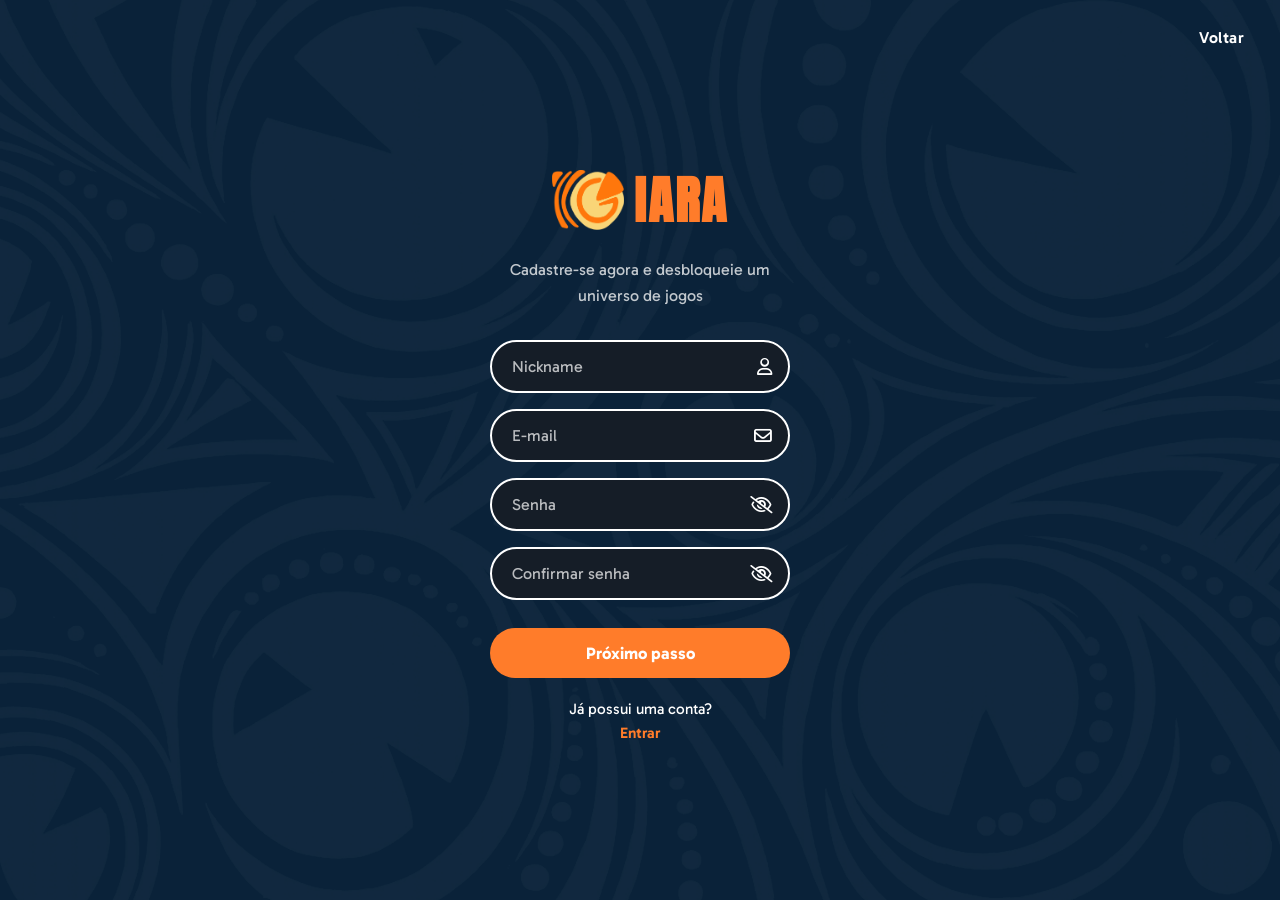
<file: formulario/criar conta.html>
<!DOCTYPE html>
<html lang="pt-BR">
<head>
  <meta charset="UTF-8">
  <meta name="viewport" content="width=device-width, initial-scale=1.0">
  <title>Criar conta – IARA</title>
  <link rel="icon" type="image/png" href="../imgs/favicon/favicon-96x96.png" sizes="96x96">
  <link rel="icon" type="image/svg+xml" href="../imgs/favicon/favicon.svg">
  <link rel="shortcut icon" href="../imgs/favicon/favicon.ico">
  <link rel="apple-touch-icon" sizes="180x180" href="../imgs/favicon/apple-touch-icon.png">
  <link rel="stylesheet" href="https://cdnjs.cloudflare.com/ajax/libs/font-awesome/6.5.0/css/all.min.css">
  <link rel="preconnect" href="https://fonts.googleapis.com">
  <link rel="preconnect" href="https://fonts.gstatic.com" crossorigin>
  <link href="https://fonts.googleapis.com/css2?family=Anton+SC&family=Gabarito:wght@400..900&display=swap" rel="stylesheet">
  <link rel="stylesheet" href="/formulario/style.css">
</head>
<body>
  <a href="../Index.html" class="voltar">Voltar</a>
  <div class="form-card">
    <div class="logo-area">
      <img src="../imgs/logo/logo_original.png" alt="IARA Logo">
      <span>IARA</span>
    </div>
    <p class="form-subtitle">Cadastre-se agora e desbloqueie um universo de jogos</p>
    <form action="preferencias.html" method="get" id="cadastro-form">
      <div class="input-field">
        <input type="text" id="nickname" name="nickname" placeholder="Nickname" required>
        <i class="fa-regular fa-user field-icon"></i>
      </div>
      <div class="input-field">
        <input type="email" id="email" name="email" placeholder="E-mail" required>
        <i class="fa-regular fa-envelope field-icon"></i>
      </div>
      <div class="input-field">
        <input type="password" id="senha" name="senha" placeholder="Senha" minlength="6" required>
        <i class="fa-regular fa-eye-slash field-icon toggle-password" data-target="senha" title="Mostrar senha"></i>
      </div>
      <div class="input-field">
        <input type="password" id="confirmar-senha" name="confirmar-senha" placeholder="Confirmar senha" minlength="6" required>
        <i class="fa-regular fa-eye-slash field-icon toggle-password" data-target="confirmar-senha" title="Mostrar senha"></i>
      </div>
      <button type="submit" class="btn-primary">Próximo passo</button>
    </form>
    <p class="form-footer">
      <span>Já possui uma conta?</span>
      <a href="login.html">Entrar</a>
    </p>
  </div>
  <script src="/javascript/cadastro.js"></script>
</body>
</html>
</file>
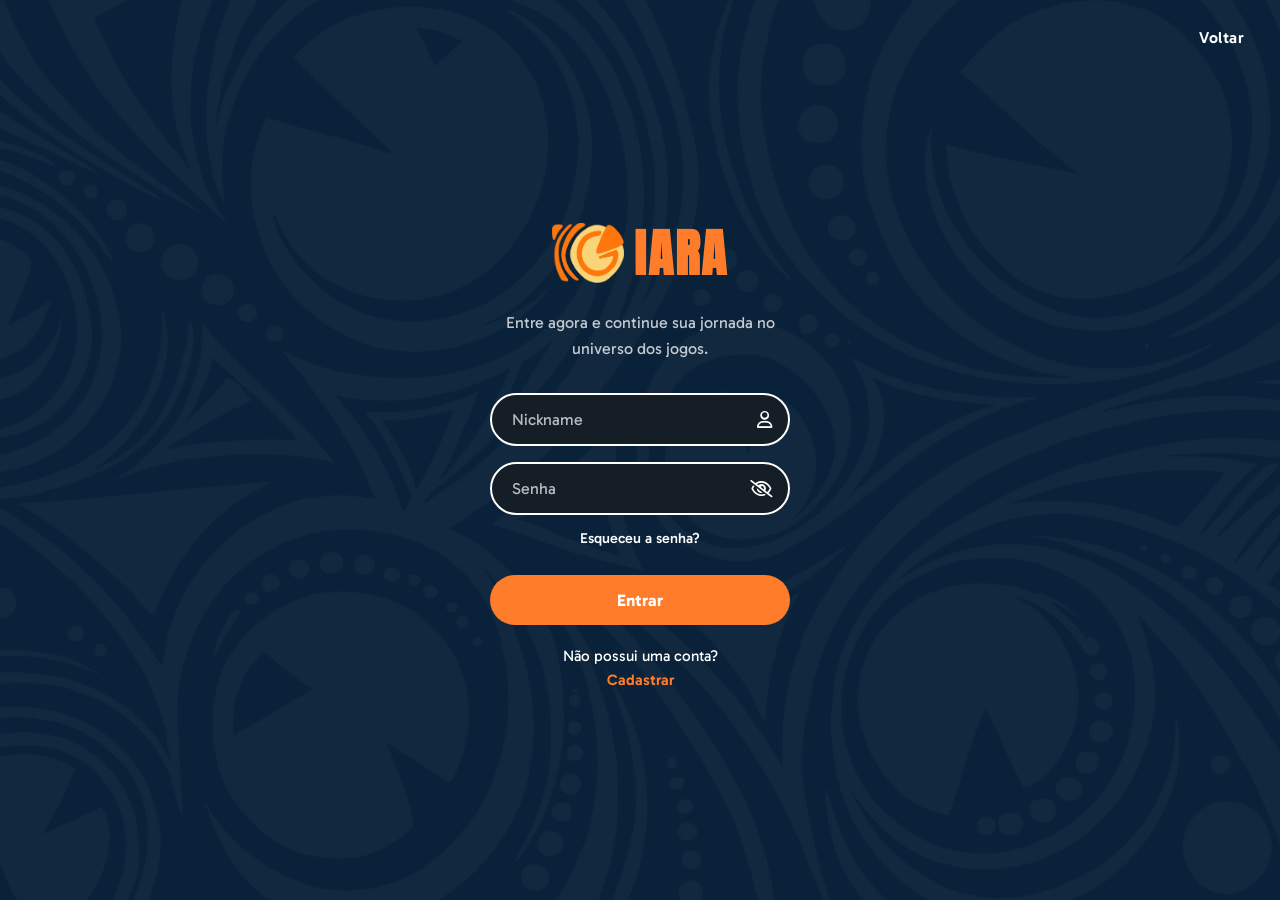
<file: formulario/login.html>
<!DOCTYPE html>
<html lang="pt-BR">
<head>
  <meta charset="UTF-8">
  <meta name="viewport" content="width=device-width, initial-scale=1.0">
  <title>Login – IARA</title>
  <link rel="icon" type="image/png" href="../imgs/favicon/favicon-96x96.png" sizes="96x96">
  <link rel="icon" type="image/svg+xml" href="../imgs/favicon/favicon.svg">
  <link rel="shortcut icon" href="../imgs/favicon/favicon.ico">
  <link rel="apple-touch-icon" sizes="180x180" href="../imgs/favicon/apple-touch-icon.png">
  <link rel="stylesheet" href="https://cdnjs.cloudflare.com/ajax/libs/font-awesome/6.5.0/css/all.min.css">
  <link rel="preconnect" href="https://fonts.googleapis.com">
  <link rel="preconnect" href="https://fonts.gstatic.com" crossorigin>
  <link href="https://fonts.googleapis.com/css2?family=Anton+SC&family=Gabarito:wght@400..900&display=swap" rel="stylesheet">
  <link rel="stylesheet" href="/formulario/style.css">
</head>
<body>

  <a href="../Index.html" class="voltar">Voltar</a>

  <div class="form-card">
    <div class="logo-area">
      <img src="../imgs/logo/logo_original.png" alt="IARA Logo">
      <span>IARA</span>
    </div>

    <p class="form-subtitle">Entre agora e continue sua jornada no universo dos jogos.</p>

    <form action="preferencias.html" method="get">
      <div class="input-field">
        <input type="text" id="nickname" name="nickname" placeholder="Nickname" required>
        <i class="fa-regular fa-user field-icon"></i>
      </div>

      <div class="input-field">
        <input type="password" id="senha" name="senha" placeholder="Senha" required minlength="6">
        <i
          class="fa-regular fa-eye-slash field-icon toggle-password"
          data-target="senha"
        ></i>
      </div>

      <a href="#" class="forgot">Esqueceu a senha?</a>

      <button type="submit" class="btn-primary">Entrar</button>
    </form>

    <p class="form-footer">
      <span>Não possui uma conta?</span>
      <a href="criar conta.html">Cadastrar</a>
    </p>
  </div>

  <script src="/javascript/login.js"></script>

</body>
</html>
</file>
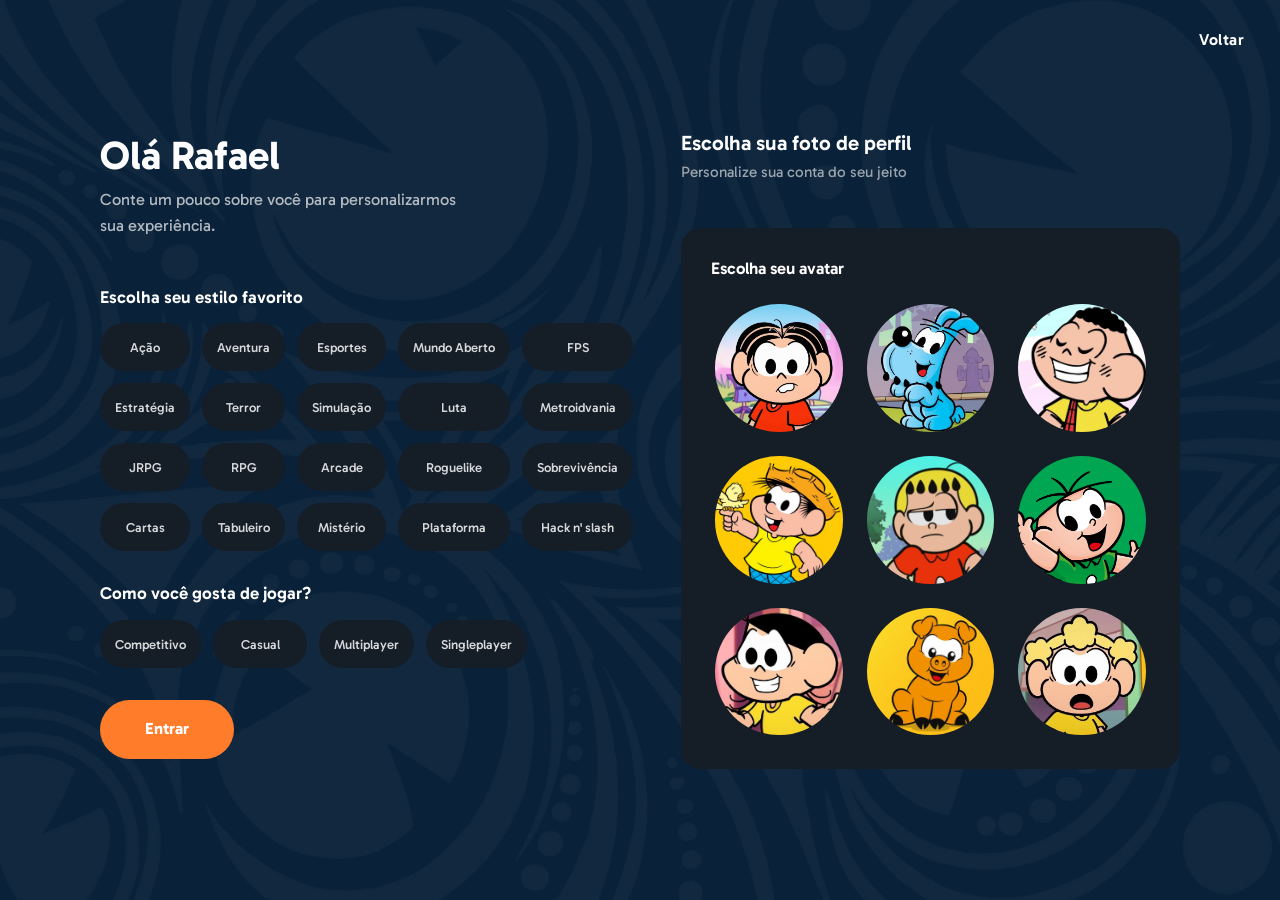
<file: formulario/preferencias.html>
<!DOCTYPE html>
<html lang="pt-BR">
<head>
  <meta charset="UTF-8">
  <meta name="viewport" content="width=device-width, initial-scale=1.0">
  <title>Preferências – IARA</title>
  <link rel="icon" type="image/png" href="../imgs/favicon/favicon-96x96.png" sizes="96x96">
  <link rel="icon" type="image/svg+xml" href="../imgs/favicon/favicon.svg">
  <link rel="shortcut icon" href="../imgs/favicon/favicon.ico">
  <link rel="apple-touch-icon" sizes="180x180" href="../imgs/favicon/apple-touch-icon.png">
  <link rel="preconnect" href="https://fonts.googleapis.com">
  <link rel="preconnect" href="https://fonts.gstatic.com" crossorigin>
  <link href="https://fonts.googleapis.com/css2?family=Anton+SC&family=Gabarito:wght@400..900&display=swap" rel="stylesheet">
  <link href="https://cdn.jsdelivr.net/npm/bootstrap@5.3.7/dist/css/bootstrap.min.css" rel="stylesheet">
  <link rel="stylesheet" href="preferencias.css">
</head>
<body>
  <a href="/formulario/criar conta.html" class="voltar">Voltar</a>
  <form action="../index.html" method="get">
    <main class="pref-wrapper container-fluid">
      <section class="pref-left d-flex flex-column">
        <div class="greeting">
          <h1>Olá Rafael</h1>
          <p>
            Conte um pouco sobre você para personalizarmos
            <br>
            sua experiência.
          </p>
        </div>
        <div class="pref-block">
          <h3>Escolha seu estilo favorito</h3>
          <div class="tags-row">
            <label class="tag">
              <input type="checkbox" name="estilo" value="acao">
              <span>Ação</span>
            </label>
            <label class="tag">
              <input type="checkbox" name="estilo" value="aventura">
              <span>Aventura</span>
            </label>
            <label class="tag">
              <input type="checkbox" name="estilo" value="esportes">
              <span>Esportes</span>
            </label>
            <label class="tag">
              <input type="checkbox" name="estilo" value="mundo-aberto">
              <span>Mundo Aberto</span>
            </label>
            <label class="tag">
              <input type="checkbox" name="estilo" value="fps">
              <span>FPS</span>
            </label>
            <label class="tag">
              <input type="checkbox" name="estilo" value="estrategia">
              <span>Estratégia</span>
            </label>
            <label class="tag">
              <input type="checkbox" name="estilo" value="terror">
              <span>Terror</span>
            </label>
            <label class="tag">
              <input type="checkbox" name="estilo" value="simulacao">
              <span>Simulação</span>
            </label>
            <label class="tag">
              <input type="checkbox" name="estilo" value="luta">
              <span>Luta</span>
            </label>
            <label class="tag">
              <input type="checkbox" name="estilo" value="metroidvania">
              <span>Metroidvania</span>
            </label>
            <label class="tag">
              <input type="checkbox" name="estilo" value="jrpg">
              <span>JRPG</span>
            </label>
            <label class="tag">
              <input type="checkbox" name="estilo" value="rpg">
              <span>RPG</span>
            </label>
            <label class="tag">
              <input type="checkbox" name="estilo" value="arcade">
              <span>Arcade</span>
            </label>
            <label class="tag">
              <input type="checkbox" name="estilo" value="roguelike">
              <span>Roguelike</span>
            </label>
            <label class="tag">
              <input type="checkbox" name="estilo" value="sobrevivencia">
              <span>Sobrevivência</span>
            </label>
            <label class="tag">
              <input type="checkbox" name="estilo" value="cartas">
              <span>Cartas</span>
            </label>
            <label class="tag">
              <input type="checkbox" name="estilo" value="tabuleiro">
              <span>Tabuleiro</span>
            </label>
            <label class="tag">
              <input type="checkbox" name="estilo" value="misterio">
              <span>Mistério</span>
            </label>
            <label class="tag">
              <input type="checkbox" name="estilo" value="plataforma">
              <span>Plataforma</span>
            </label>
            <label class="tag">
              <input type="checkbox" name="estilo" value="hack-slash">
              <span>Hack n' slash</span>
            </label>
          </div>
        </div>
        <div class="pref-block">
          <h3>Como você gosta de jogar?</h3>
          <div class="tags-row">
            <label class="tag">
              <input type="radio" name="modo" value="competitivo">
              <span>Competitivo</span>
            </label>
            <label class="tag">
              <input type="radio" name="modo" value="casual">
              <span>Casual</span>
            </label>
            <label class="tag">
              <input type="radio" name="modo" value="multiplayer">
              <span>Multiplayer</span>
            </label>
            <label class="tag">
              <input type="radio" name="modo" value="singleplayer">
              <span>Singleplayer</span>
            </label>
          </div>
        </div>
        <button type="submit" class="btn-entrar btn">Entrar</button>
      </section>
      <section class="pref-right d-flex flex-column">
        <div class="avatar-header">
          <h2>Escolha sua foto de perfil</h2>
          <p>Personalize sua conta do seu jeito</p>
        </div>
        <div class="avatar-box">
          <h3>Escolha seu avatar</h3>
          <div class="avatar-grid row g-0">
            <label class="avatar-option">
              <input type="radio" name="avatar" value="1">
              <img src="/imgs/preferencias/monica.jpg" alt="Avatar 1">
            </label>
            <label class="avatar-option">
              <input type="radio" name="avatar" value="2">
              <img src="/imgs/preferencias/bidu.jpg" alt="Avatar 2">
            </label>
            <label class="avatar-option">
              <input type="radio" name="avatar" value="3">
              <img src="/imgs/preferencias/cascao.jpg" alt="Avatar 3">
            </label>
            <label class="avatar-option">
              <input type="radio" name="avatar" value="4">
              <img src="/imgs/preferencias/chico.jpg" alt="Avatar 4">
            </label>
            <label class="avatar-option">
              <input type="radio" name="avatar" value="5">
              <img src="/imgs/preferencias/franjinha.jpg" alt="Avatar 5">
            </label>
            <label class="avatar-option">
              <input type="radio" name="avatar" value="6">
              <img src="/imgs/preferencias/cebolinha.jpg" alt="Avatar 6">
            </label>
            <label class="avatar-option">
              <input type="radio" name="avatar" value="7">
              <img src="/imgs/preferencias/magali.jpg" alt="Avatar 7">
            </label>
            <label class="avatar-option">
              <input type="radio" name="avatar" value="8">
              <img src="/imgs/preferencias/monicao.jpg" alt="Avatar 8">
            </label>
            <label class="avatar-option">
              <input type="radio" name="avatar" value="9">
              <img src="/imgs/preferencias/xaveco.jpg" alt="Avatar 9">
            </label>
          </div>
        </div>
      </section>
    </main>
  </form>
  <script src="https://cdn.jsdelivr.net/npm/bootstrap@5.3.7/dist/js/bootstrap.bundle.min.js"></script>
</body>
</html>
</file>
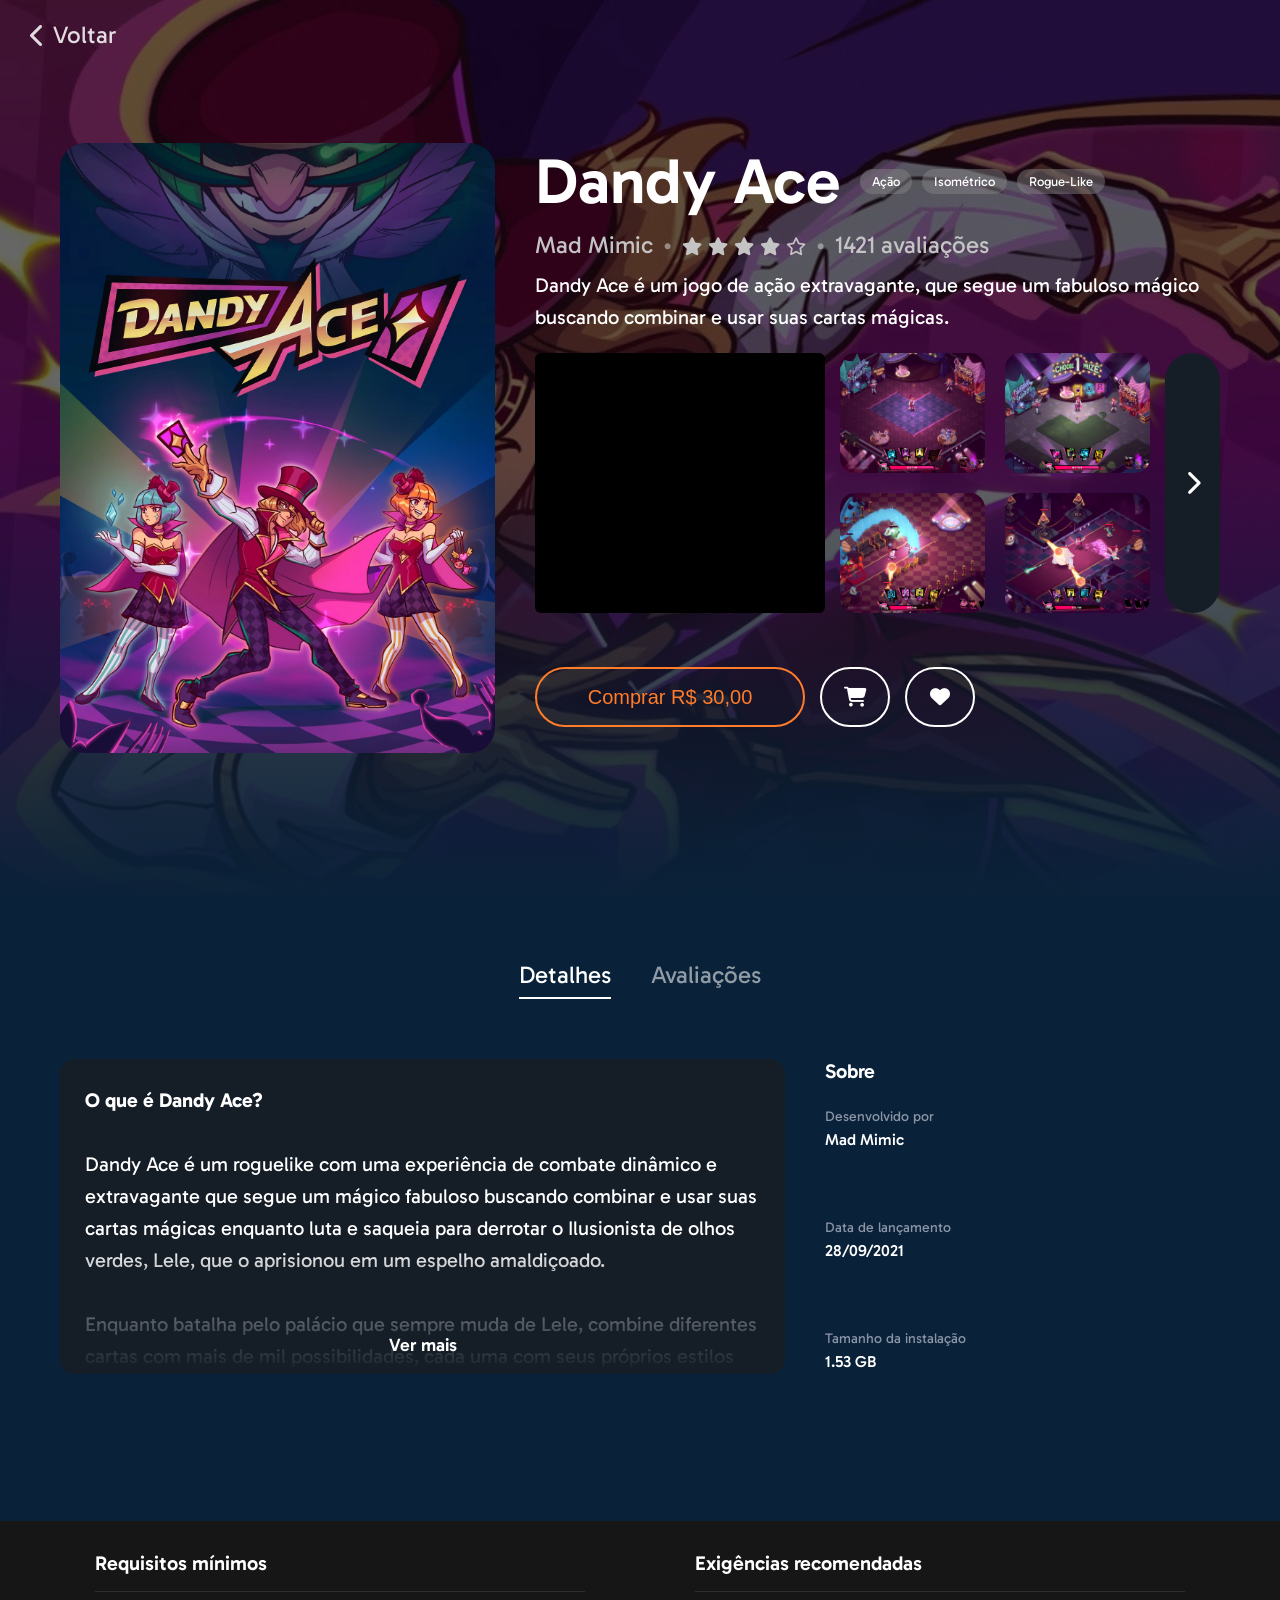
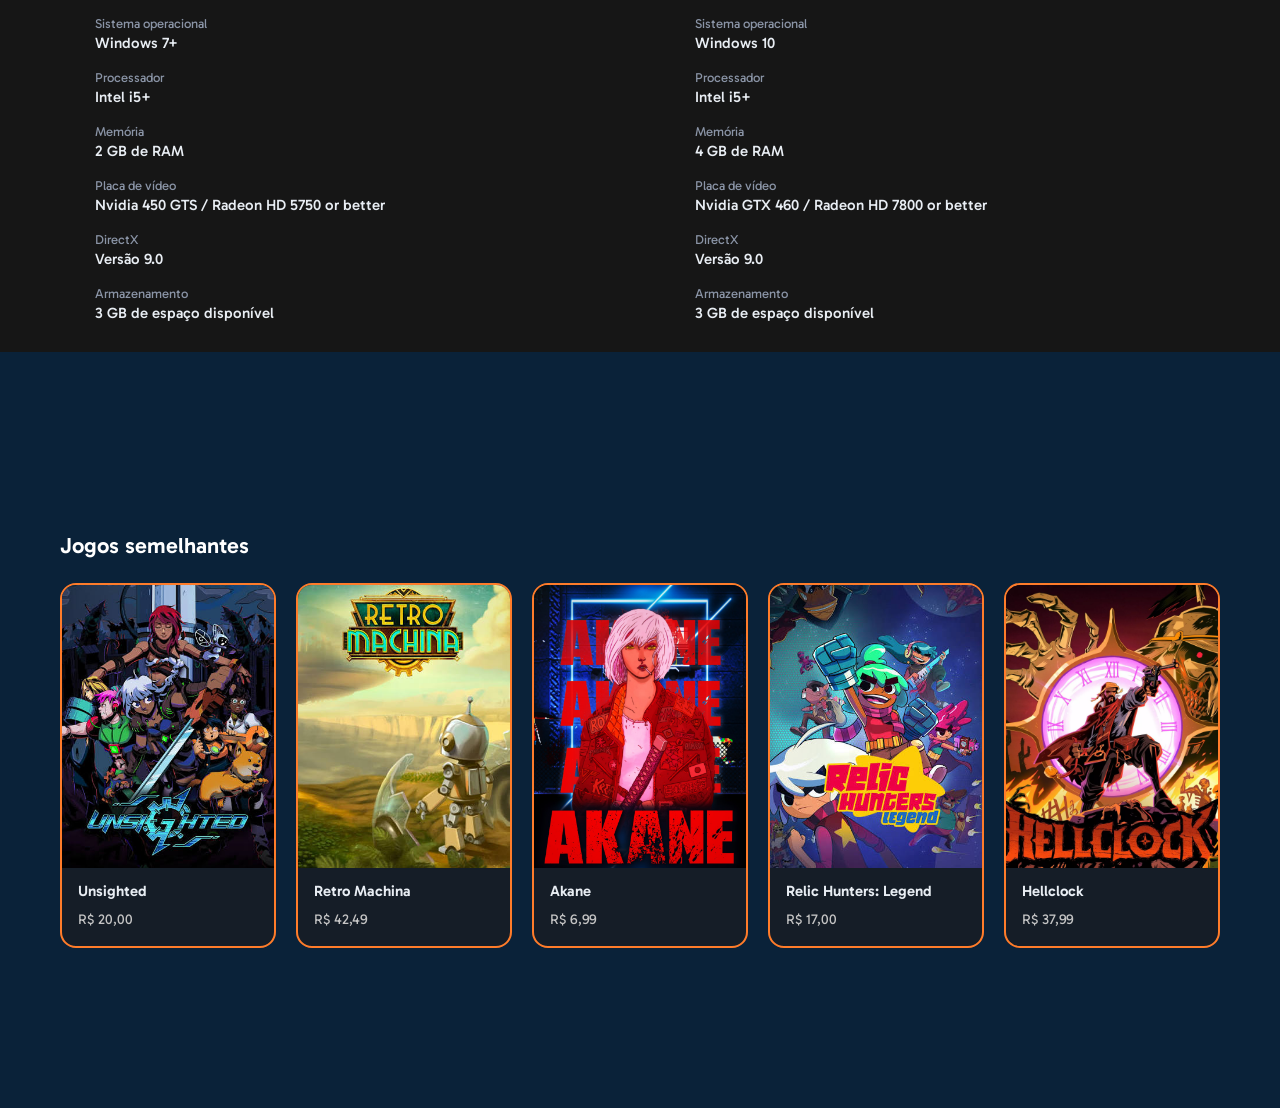
<file: games/compra.html>
<!DOCTYPE html>
<html lang="pt-BR">
<head>
  <meta charset="UTF-8">
  <meta name="viewport" content="width=device-width, initial-scale=1.0">
  <title>Página do Jogo</title>

  <link rel="icon" type="image/png" href="/imgs/favicon/favicon-96x96.png" sizes="96x96">
  <link rel="icon" type="image/svg+xml" href="/imgs/favicon/favicon.svg">
  <link rel="shortcut icon" href="/imgs/favicon/favicon.ico">
  <link rel="apple-touch-icon" sizes="180x180" href="/imgs/favicon/apple-touch-icon.png">
  <link rel="manifest" href="/imgs/favicon/site.webmanifest">

  <link rel="preconnect" href="https://fonts.googleapis.com">
  <link rel="preconnect" href="https://fonts.gstatic.com" crossorigin>
  <link href="https://fonts.googleapis.com/css2?family=Gabarito:wght@400..900&display=swap" rel="stylesheet">
  <link rel="stylesheet" href="https://cdnjs.cloudflare.com/ajax/libs/font-awesome/6.5.0/css/all.min.css">
  <link rel="stylesheet" href="/games/compra.css">
</head>

<body>
  <div class="background"></div>

  <a href="/index.html" class="back-button">
    <i class="fa-solid fa-chevron-left"></i>
    Voltar
  </a>

  <main class="content">
    <article class="game-container">
      <figure class="game-cover">
        <img src="/games/img/capa.webp" alt="Capa do jogo Dandy Ace">
      </figure>

      <section class="game-info">
        <header class="game-header">
          <h1>Dandy Ace</h1>
          <ul class="game-tags">
            <li>Ação</li>
            <li>Isométrico</li>
            <li>Rogue-Like</li>
          </ul>
        </header>

        <div class="game-subinfo">
          <span>Mad Mimic</span>
          <span class="dot">•</span>
          <div class="rating" aria-label="4 de 5 estrelas">
            <i class="fa-solid fa-star"></i>
            <i class="fa-solid fa-star"></i>
            <i class="fa-solid fa-star"></i>
            <i class="fa-solid fa-star"></i>
            <i class="fa-regular fa-star"></i>
          </div>
          <span class="dot">•</span>
          <span>1421 avaliações</span>
        </div>

        <p class="game-description">
          Dandy Ace é um jogo de ação extravagante, que segue um fabuloso mágico buscando combinar e usar suas cartas mágicas.
        </p>

        <div class="media-section">
          <div class="media-viewport">
            <div class="media-track" id="media-track">
              <div class="media-panel">
                <div class="media-video">
                  <video class="game-video" autoplay muted loop playsinline>
                    <source src="/games/video/gameplay.mp4" type="video/mp4">
                  </video>
                </div>

                <div class="media-grid">
                  <img src="/games/img/gameplay1.jpg" alt="Gameplay 1">
                  <img src="/games/img/gameplay2.jpg" alt="Gameplay 2">
                  <img src="/games/img/gameplay3.jpg" alt="Gameplay 3">
                  <img src="/games/img/gameplay4.jpg" alt="Gameplay 4">
                </div>
              </div>

              <div class="media-panel media-panel-extra" aria-hidden="true">
                <div class="media-grid media-grid-extra">
                  <img src="/games/img/gameplay5.jpg" alt="Gameplay 5">
                  <img src="/games/img/gameplay6.jpg" alt="Gameplay 6">
                  <img src="/games/img/gameplay7.jpg" alt="Gameplay 7">
                  <img src="/games/img/gameplay8.jpg" alt="Gameplay 8">
                  <img src="/games/img/gameplay9.jpg" alt="Gameplay 9">
                  <img src="/games/img/gameplay10.jpg" alt="Gameplay 10">
                </div>
              </div>
            </div>
          </div>

          <button class="media-more" aria-label="Ver mais mídias" aria-expanded="false" aria-controls="media-track">
            <i class="fa-solid fa-chevron-right"></i>
          </button>
        </div>

        <div class="action-buttons">
          <button class="buy-button">Comprar R$ 30,00</button>
          <button class="icon-button" aria-label="Adicionar ao carrinho">
            <i class="fa-solid fa-cart-shopping"></i>
          </button>
          <button class="icon-button" aria-label="Adicionar aos favoritos">
            <i class="fa-solid fa-heart"></i>
          </button>
        </div>
      </section>
    </article>
  </main>

  <nav class="bottom-navigation">
    <span class="active">Detalhes</span>
    <span>Avaliações</span>
  </nav>

  <section class="details-section">
    <div class="details-container">
      <div class="details-box">
        <p class="details-text">
          <strong>O que é Dandy Ace?</strong>
          <br><br>
          Dandy Ace é um roguelike com uma experiência de combate dinâmico e extravagante que segue um mágico fabuloso buscando combinar e usar suas cartas mágicas enquanto luta e saqueia para derrotar o Ilusionista de olhos verdes, Lele, que o aprisionou em um espelho amaldiçoado.
          <br><br>
          Enquanto batalha pelo palácio que sempre muda de Lele, combine diferentes cartas com mais de mil possibilidades, cada uma com seus próprios estilos de jogo e poderes.
          <br><br>
          Cada partida oferece novos desafios e combinações para os jogadores explorarem à medida que chegam mais perto de Lele.
          <br><br>
          Jogue como Dandy Ace, o incrível herói, e sobreviva aos desafios do palácio extravagante, luxuoso e em constante mudança criado para derrotá-lo, cheio de criaturas bizarras e chefes ultrajantes. Encontre todas as cartas mágicas, reúna fragmentos de espelho e ouro e obtenha ajuda de seus assistentes e aliados não convencionais.
        </p>
        <div class="fade-overlay"></div>
        <button class="read-more">Ver mais</button>
      </div>

      <aside class="info-lateral">
        <div class="topo">
          <h3>Sobre</h3>
        </div>
        <dl>
          <div class="item">
            <dt class="label">Desenvolvido por</dt>
            <dd class="valor">Mad Mimic</dd>
          </div>
          <div class="item">
            <dt class="label">Data de lançamento</dt>
            <dd class="valor">28/09/2021</dd>
          </div>
          <div class="item">
            <dt class="label">Tamanho da instalação</dt>
            <dd class="valor">1.53 GB</dd>
          </div>
        </dl>
      </aside>
    </div>
  </section>

  <section class="requirements-section">
    <div class="requirements-container">
      <div class="requirements-box">
        <h3 class="requirements-title">Requisitos mínimos</h3>
        <div class="requirements-divider"></div>
        <dl class="requirements-list">
          <div>
            <dt class="req-label">Sistema operacional</dt>
            <dd class="req-value">Windows 7+</dd>
          </div>
          <div>
            <dt class="req-label">Processador</dt>
            <dd class="req-value">Intel i5+</dd>
          </div>
          <div>
            <dt class="req-label">Memória</dt>
            <dd class="req-value">2 GB de RAM</dd>
          </div>
          <div>
            <dt class="req-label">Placa de vídeo</dt>
            <dd class="req-value">Nvidia 450 GTS / Radeon HD 5750 or better</dd>
          </div>
          <div>
            <dt class="req-label">DirectX</dt>
            <dd class="req-value">Versão 9.0</dd>
          </div>
          <div>
            <dt class="req-label">Armazenamento</dt>
            <dd class="req-value">3 GB de espaço disponível</dd>
          </div>
        </dl>
      </div>

      <div class="requirements-box">
        <h3 class="requirements-title">Exigências recomendadas</h3>
        <div class="requirements-divider"></div>
        <dl class="requirements-list">
          <div>
            <dt class="req-label">Sistema operacional</dt>
            <dd class="req-value">Windows 10</dd>
          </div>
          <div>
            <dt class="req-label">Processador</dt>
            <dd class="req-value">Intel i5+</dd>
          </div>
          <div>
            <dt class="req-label">Memória</dt>
            <dd class="req-value">4 GB de RAM</dd>
          </div>
          <div>
            <dt class="req-label">Placa de vídeo</dt>
            <dd class="req-value">Nvidia GTX 460 / Radeon HD 7800 or better</dd>
          </div>
          <div>
            <dt class="req-label">DirectX</dt>
            <dd class="req-value">Versão 9.0</dd>
          </div>
          <div>
            <dt class="req-label">Armazenamento</dt>
            <dd class="req-value">3 GB de espaço disponível</dd>
          </div>
        </dl>
      </div>
    </div>
  </section>

  <section class="similar-section">
    <div class="similar-container">
      <h2 class="similar-title">Jogos semelhantes</h2>
      <ul class="similar-grid">
        <li class="similar-card">
          <figure class="similar-cover">
            <img src="/games/img/unsighted.jpeg" alt="Unsighted">
          </figure>
          <div class="similar-info">
            <span class="similar-name">Unsighted</span>
            <span class="similar-price">R$ 20,00</span>
          </div>
        </li>
        <li class="similar-card">
          <figure class="similar-cover">
            <img src="/games/img/retro.jpeg" alt="Retro Machina">
          </figure>
          <div class="similar-info">
            <span class="similar-name">Retro Machina</span>
            <span class="similar-price">R$ 42,49</span>
          </div>
        </li>
        <li class="similar-card">
          <figure class="similar-cover">
            <img src="/games/img/akane.jpg" alt="Akane">
          </figure>
          <div class="similar-info">
            <span class="similar-name">Akane</span>
            <span class="similar-price">R$ 6,99</span>
          </div>
        </li>
        <li class="similar-card">
          <figure class="similar-cover">
            <img src="/games/img/relic.jpeg" alt="Relic Hunters: Legend">
          </figure>
          <div class="similar-info">
            <span class="similar-name">Relic Hunters: Legend</span>
            <span class="similar-price">R$ 17,00</span>
          </div>
        </li>
        <li class="similar-card">
          <figure class="similar-cover">
            <img src="/games/img/clock.webp" alt="Hellclock">
          </figure>
          <div class="similar-info">
            <span class="similar-name">Hellclock</span>
            <span class="similar-price">R$ 37,99</span>
          </div>
        </li>
      </ul>
    </div>
  </section>

  <script src="/javascript/game.js"></script>
</body>
</html>
</file>
<file: formulario/style.css>
* {
  margin: 0;
  padding: 0;
  box-sizing: border-box;
}

:root {
  --azul-escuro: #151D27;
  --azul-marinho: #0A2239;
  --azul-campo: #151D27;
  --laranja: #ff7c2a;
  --branco: #fefefe;
}

body {
  min-height: 100vh;
  background-color: var(--azul-marinho);
  background-image: url("../imgs/background/fundo_formulario.png");
  background-size: cover;
  background-position: center;
  display: flex;
  justify-content: center;
  align-items: center;
  font-family: "Gabarito", "Arial", sans-serif;
  font-size: 17px;
}

.voltar {
  position: fixed;
  top: 28px;
  right: 36px;
  color: var(--branco);
  text-decoration: none;
  font-size: 1rem;
  font-weight: 600;
  letter-spacing: 0.5px;
  transition: opacity 0.35s ease, transform 0.35s ease;
}

.voltar:hover {
  opacity: 0.75;
  transform: translateY(-1px);
}

.form-card {
  width: 100%;
  max-width: 460px;
  padding: 48px 40px 40px;
  display: flex;
  flex-direction: column;
  align-items: center;
}

.logo-area {
  display: flex;
  align-items: center;
  gap: 10px;
  margin-bottom: 18px;
}

.logo-area img {
  height: 60px;
}

.logo-area span {
  font-size: 3.2rem;
  font-weight: 700;
  color: var(--laranja);
  font-family: "Anton SC", "Arial", sans-serif;
  letter-spacing: 2px;
}

.form-subtitle {
  color: rgba(255, 255, 255, 0.75);
  font-size: 1rem;
  text-align: center;
  line-height: 1.6;
  margin-bottom: 32px;
  max-width: 300px;
}

form {
  width: 100%;
  display: flex;
  flex-direction: column;
  gap: 16px;
}

.input-field {
  width: 300px;
  margin: 0 auto;
  position: relative;
}

.input-field input {
  width: 100%;
  padding: 15px 46px 15px 20px;
  background-color: var(--azul-campo);
  border: 2px solid white;
  border-radius: 100px;
  color: var(--branco);
  font-family: "Gabarito", "Arial", sans-serif;
  font-size: 1rem;
  outline: none;
  transition: border-color 0.3s ease, background-color 0.3s ease, box-shadow 0.3s ease;
}

.input-field input::placeholder {
  color: rgba(255, 255, 255, 0.7);
}

.input-field input:focus {
  border-color: var(--laranja);
  background-color: #182431;
  box-shadow: 0 0 0 2px rgba(255, 124, 42, 0.08);
}

.field-icon {
  position: absolute;
  right: 18px;
  top: 50%;
  transform: translateY(-50%);
  font-size: 1.1rem;
  color: white;
  pointer-events: none;
}

.toggle-password {
  pointer-events: auto;
  cursor: pointer;
  transition: color 0.25s ease, transform 0.25s ease;
}

.toggle-password:hover {
  color: var(--laranja);
  transform: translateY(-50%) scale(1.08);
}

.toggle-password:active {
  transform: translateY(-50%) scale(0.95);
}

.forgot {
  display: block;
  width: 300px;
  margin: -2px auto 0;
  color: var(--branco);
  font-size: 0.9rem;
  font-weight: 500;
  text-align: center;
  text-decoration: none;
  transition: color 0.3s ease, opacity 0.3s ease, transform 0.3s ease;
}

.forgot:hover {
  color: var(--laranja);
  opacity: 0.9;
  transform: translateY(-1px);
}

.btn-primary {
  width: 300px;
  margin: 12px auto 0;
  padding: 15px;
  background: var(--laranja);
  border: none;
  border-radius: 100px;
  color: var(--branco);
  font-family: "Gabarito", "Arial", sans-serif;
  font-size: 1.05rem;
  font-weight: 700;
  cursor: pointer;
  transition: transform 0.25s ease, filter 0.25s ease;
}

.btn-primary:hover {
  transform: translateY(-2px);
  filter: brightness(1.1);
}

.btn-primary:active {
  transform: translateY(0);
}

.form-footer {
  margin-top: 22px;
  color: white;
  font-size: 0.95rem;
  text-align: center;
}

.form-footer span {
  display: block;
  margin-bottom: 6px;
}

.form-footer a {
  display: inline-block;
  color: var(--laranja);
  text-decoration: none;
  font-weight: 600;
  border-bottom: 2px solid transparent;
  padding-bottom: 2px;
  transition: border-color 0.3s ease, transform 0.3s ease, opacity 0.3s ease;
}

.form-footer a:hover {
  border-color: var(--laranja);
  transform: translateY(-1px);
  opacity: 0.85;
}

.input-field input.input-error {
  border-color: #ff4d4d;
}

.input-field input.input-success {
  border-color: #4fd16f;
}

@media (max-width: 500px) {
  .form-card {
    padding: 40px 25px 30px;
  }
  .voltar {
    top: 20px;
    right: 20px;
  }
  .logo-area span {
    font-size: 2.8rem;
  }
  .input-field,
  .btn-primary,
  .forgot {
    width: 100%;
    max-width: 300px;
  }
}
</file>
<file: formulario/preferencias.css>
* {
  margin: 0;
  padding: 0;
  box-sizing: border-box;
}

:root {
  --azul-claro: #0B7CB9;
  --azul-escuro: #151D27;
  --azul-marinho: #0A2239;
  --laranja: #ff7c2a;
  --branco: #fefefe;
}

body {
  min-height: 100vh;
  background-color: var(--azul-marinho);
  background-image: url(../imgs/background/fundo_formulario.png);
  background-size: cover;
  background-position: center;
  display: flex;
  justify-content: center;
  align-items: center;
  font-family: "Gabarito", "Arial", sans-serif;
  padding: 40px 24px;
}

.voltar {
  position: fixed;
  top: 28px;
  right: 36px;
  color: var(--branco);
  text-decoration: none;
  font-size: 1rem;
  font-weight: 600;
  letter-spacing: 0.5px;
  transition: opacity 0.25s ease;
  z-index: 10;
}

.voltar:hover {
  opacity: 0.7;
}

.pref-wrapper {
  width: 100%;
  max-width: 1080px;
  display: grid;
  grid-template-columns: 1fr 1fr;
  gap: 48px;
  align-items: start;
  padding: 0;
}

.pref-left {
  gap: 32px;
}

.greeting h1 {
  font-size: 2.5rem;
  font-weight: 700;
  color: var(--branco);
  margin-bottom: 8px;
}

.greeting p {
  color: rgba(255, 255, 255, 0.68);
  font-size: 1.02rem;
  line-height: 1.6;
}

.pref-block h3 {
  color: var(--branco);
  font-size: 1.08rem;
  font-weight: 600;
  margin-bottom: 16px;
}

.tags-row {
  display: grid;
  grid-template-columns: repeat(5, 1fr);
  gap: 12px;
}

.tag {
  width: 100%;
  cursor: pointer;
}

.tag input {
  display: none;
}

.tag span {
  width: 100%;
  min-height: 48px;
  display: flex;
  align-items: center;
  justify-content: center;
  padding: 10px 12px;
  border-radius: 999px;
  border: 3px solid transparent;
  background: var(--azul-escuro);
  color: rgba(255, 255, 255, 0.82);
  font-family: "Gabarito", "Arial", sans-serif;
  font-size: 0.82rem;
  font-weight: 500;
  line-height: 1;
  white-space: nowrap;
  overflow: hidden;
  text-overflow: ellipsis;
  transition: all 0.25s ease;
  user-select: none;
}

.tag:hover span {
  border-color: var(--azul-claro);
  color: var(--branco);
  transform: translateY(-1px);
}

.tag input:checked + span {
  background: #0B7CB9;
  border-color: var(--azul-claro);
  color: var(--branco);
  font-weight: 600;
}

.btn-entrar {
  align-self: flex-start;
  padding: 14px 42px;
  background: var(--laranja);
  border: 3px solid transparent;
  border-radius: 100px;
  color: var(--branco);
  font-family: "Gabarito", "Arial", sans-serif;
  font-size: 1.02rem;
  font-weight: 700;
  cursor: pointer;
  transition: all 0.25s ease;
}

.btn-entrar.btn:hover {
  background: var(--laranja);
  border: 3px solid var(--branco);
  color: var(--branco);
  transform: translateY(-1px);
}

.btn-entrar.btn:focus,
.btn-entrar.btn:active {
  background: var(--laranja);
  border: 3px solid transparent;
  color: var(--branco);
  box-shadow: none;
}

.pref-right {
  gap: 28px;
}

.avatar-header h2 {
  color: var(--branco);
  font-size: 1.3rem;
  font-weight: 600;
  margin-bottom: 6px;
}

.avatar-header p {
  color: rgba(255, 255, 255, 0.58);
  font-size: 0.95rem;
}

.avatar-box {
  background: var(--azul-escuro);
  border-radius: 20px;
  padding: 30px;
}

.avatar-box h3 {
  color: var(--branco);
  font-size: 1.05rem;
  font-weight: 600;
  margin-bottom: 22px;
}

.avatar-grid {
  display: grid;
  grid-template-columns: repeat(3, 1fr);
  gap: 16px;
  margin: 0;
}

.avatar-option {
  cursor: pointer;
  display: block;
  width: 100%;
  aspect-ratio: 1 / 1;
  border-radius: 50%;
  overflow: hidden;
  border: 4px solid transparent;
  transition: all 0.25s ease;
}

.avatar-option input {
  display: none;
}

.avatar-option img {
  width: 100%;
  height: 100%;
  object-fit: cover;
  display: block;
  transition: transform 0.25s ease;
  pointer-events: none;
}

.avatar-option:hover {
  transform: scale(1.02);
  border-color: var(--azul-claro);
}

.avatar-option:hover img {
  transform: scale(1.05);
}

.avatar-option:has(input:checked) {
  border-color: var(--azul-claro);
}

.avatar-option:has(input:checked) img {
  transform: scale(1);
}

@media (max-width: 980px) {
  .tags-row {
    grid-template-columns: repeat(4, 1fr);
  }
}

@media (max-width: 768px) {
  body {
    padding: 100px 20px 40px;
  }

  .pref-wrapper {
    grid-template-columns: 1fr;
    gap: 40px;
  }

  .voltar {
    top: 18px;
    right: 20px;
  }

  .tags-row {
    grid-template-columns: repeat(3, 1fr);
  }
}

@media (max-width: 560px) {
  .greeting h1 {
    font-size: 2rem;
  }

  .tags-row {
    grid-template-columns: repeat(2, 1fr);
  }

  .tag span {
    font-size: 0.8rem;
    min-height: 46px;
  }
}
</file>
<file: games/compra.css>
:root{
    --laranja: #ff7c2a;
}

* {
    margin: 0;
    padding: 0;
    box-sizing: border-box;
}

html,
body {
    min-height: 100%;
    font-family: 'Gabarito', Arial, sans-serif;
    color: white;
    background-color: #0A2239;
}

body::after {
    content: "";
    display: block;
    height: 60px;
    background: #0A2239;
}


.background {
    position: absolute;
    top: 0;
    left: 0;
    width: 100%;
    height: 100vh;
    z-index: 0;
}

.background::before {
    content: "";
    position: absolute;
    inset: 0;
    background: url('/games/img/fundo.jpg') no-repeat center center / cover;
    filter: brightness(40%);
}

.background::after {
    content: "";
    position: absolute;
    inset: 0;
    background: linear-gradient(
        to bottom,
        rgba(10, 34, 57, 0) 0%,
        rgba(10, 34, 57, 0) 50%,
        rgba(10, 34, 57, 0.5) 75%,
        rgba(10, 34, 57, 1) 100%
    );
}


.back-button {
    position: absolute;
    top: 20px;
    left: 30px;
    display: flex;
    align-items: center;
    gap: 8px;
    color: white;
    text-decoration: none;
    font-size: 24px;
    z-index: 2;
    opacity: 0.85;
    transition: opacity 0.2s ease;
}

.back-button:hover {
    opacity: 1;
}


.content {
    position: relative;
    min-height: 100vh;
    display: flex;
    align-items: center;
    justify-content: center;
    padding: 60px;
    z-index: 1;
}

.game-container {
    display: flex;
    gap: 40px;
    align-items: flex-start;
    max-width: 1200px;
    width: 100%;
}

.game-cover img {
    width: 435px;
    height: 610px;
    object-fit: cover;
    border-radius: 25px;
}

.game-info {
    max-width: 800px;
}

.game-header {
    display: flex;
    align-items: center;
    gap: 20px;
    margin-bottom: 10px;
}

.game-header h1 {
    font-size: 64px;
    font-weight: 600;
}

.game-tags {
    display: flex;
    gap: 10px;
    list-style: none;
}

.game-tags li {
    height: 25px;
    padding: 0 12px;
    display: flex;
    align-items: center;
    font-size: 13px;
    background: rgba(135, 135, 135, 0.45);
    border-radius: 100px;
}

.game-subinfo {
    display: flex;
    align-items: center;
    gap: 10px;
    font-size: 24px;
    color: #C4C4C4;
    margin-bottom: 10px;
}

.dot {
    opacity: 0.6;
}

.rating i {
    color: #C4C4C4;
    font-size: 18px;
}

.game-description {
    font-size: 20px;
    line-height: 1.6;
    margin-bottom: 20px;
}


.media-section {
    display: flex;
    gap: 15px;
    margin-top: 20px;
}

.media-viewport {
    flex: 1 1 0;
    width: 100%;
    max-width: 685px;
    min-width: 0;
    overflow: hidden;
    container-type: inline-size;
}

.media-track {
    display: flex;
    transition: transform 0.6s cubic-bezier(0.65, 0, 0.35, 1);
}

.media-track.is-open {
    transform: translateX(-100%);
}

.media-panel {
    flex: 0 0 100%;
    display: flex;
    gap: 15px;
}

.media-grid.media-grid-extra {
    width: 100%;
    grid-template-columns: repeat(3, 1fr);
}

.media-grid.media-grid-extra img {
    width: 100%;
}

.media-viewport .media-video:hover video,
.media-viewport .media-grid img:hover {
    transform: none;
}

@media (prefers-reduced-motion: reduce) {
    .media-track {
        transition: none;
    }
}

.media-video video {
    width: 100%;
    height: 260px;
    object-fit: cover;
    border-radius: 6px;
    background-color: black;
    transition: transform 0.2s ease, opacity 0.2s ease;
}

.media-video {
    flex: 1 1 0;
    min-width: 0;
    cursor: pointer;
}

.media-video:hover video {
    transform: scale(1.02);
    opacity: 0.9;
}

.media-grid {
    display: grid;
    flex: 0 0 auto;
    grid-template-columns: 145px 145px;
    grid-template-rows: 120px 120px;
    gap: 20px;
}

.media-grid img {
    width: 145px;
    height: 120px;
    object-fit: cover;
    border-radius: 15px;
    cursor: pointer;
    transition: opacity 0.2s ease, transform 0.2s ease;
}

.media-grid img:hover {
    opacity: 0.85;
    transform: scale(1.03);
}

.media-more {
    width: 55px;
    height: 260px;
    background: #151D27;
    border-radius: 100px;
    display: flex;
    align-items: center;
    justify-content: center;
    cursor: pointer;
    border: none;
    color: white;
    transition: background 0.2s ease, transform 0.2s ease;
}

.media-more:hover {
    background: #1e2d3d;
    transform: scale(1.02);
}

.media-more i {
    font-size: 25px;
    transition: transform 0.6s cubic-bezier(0.65, 0, 0.35, 1);
}

.media-more.is-open i {
    transform: rotate(180deg);
}


.action-buttons {
    display: flex;
    gap: 15px;
    margin-top: 50px;
}

.buy-button {
    width: 270px;
    height: 60px;
    background: transparent;
    border: 2px solid var(--laranja);
    border-radius: 100px;
    color: var(--laranja);
    font-size: 20px;
    font-weight: 500;
    display: flex;
    align-items: center;
    justify-content: center;
    cursor: pointer;
    transition:
        background 0.2s ease,
        color 0.2s ease;
}

.buy-button:hover {
    border: 2px solid white;
    background: var(--laranja);
    color: white;
}


.icon-button {
    width: 70px;
    height: 60px;
    background: transparent;
    border: 2px solid white;
    border-radius: 100px;
    display: flex;
    align-items: center;
    justify-content: center;
    cursor: pointer;
    transition:
        background 0.2s ease,
        border-color 0.2s ease,
        color 0.2s ease,
        transform 0.15s ease;
}

.icon-button:hover {
    border-color: var(--laranja);
}

.icon-button i {
    font-size: 20px;
    color: white;
    transition: color 0.2s ease;
}

.icon-button:hover i {
    color: var(--laranja);
}

.icon-button.active {
    background: var(--laranja);
    border-color: var(--laranja);
    color: white;
}

.icon-button.active i {
    color: white;
}

.icon-button.active:hover {
    background: var(--laranja);
    border-color: var(--laranja);
}

.icon-button:active {
    transform: scale(0.95);
}


.bottom-navigation {
    display: flex;
    justify-content: center;
    gap: 40px;
    margin: 60px 0 20px;
    font-size: 24px;
    position: relative;
    z-index: 5;
}

.bottom-navigation span {
    cursor: pointer;
    opacity: 0.55;
    padding-bottom: 8px;
    border-bottom: 2px solid transparent;
    transition:
        opacity 0.2s ease,
        border-color 0.2s ease,
        color 0.2s ease;
}

.bottom-navigation span.active {
    opacity: 1;
    color: #FFFFFF;
    border-bottom-color: #FFFFFF;
}

.bottom-navigation span:hover {
    opacity: 1;
}

.bottom-navigation span:not(.active):hover {
    border-bottom-color: rgba(255, 255, 255, 0.4);
}


.details-section {
    display: flex;
    justify-content: center;
    margin: 60px auto 80px;
    padding: 0 60px;
    position: relative;
    z-index: 2;
}

.details-container {
    display: flex;
    gap: 40px;
    align-items: flex-start;
    max-width: 1200px;
    width: 100%;
    margin: 0 auto;
}


.details-box {
    flex: 1;
    max-width: 725px;
    background: #151D27;
    border-radius: 15px;
    position: relative;
    overflow: hidden;
    height: 315px;
    transition: height 0.45s ease;
}

.details-text {
    font-size: 20px;
    line-height: 1.6;
    padding: 25px;
    margin: 0;
    height: auto;
    overflow: visible;
}

.fade-overlay {
    position: absolute;
    bottom: 0;
    left: 0;
    width: 100%;
    height: 130px;
    background: linear-gradient(
        to bottom,
        rgba(21, 29, 39, 0),
        rgba(21, 29, 39, 0.65),
        rgba(21, 29, 39, 1)
    );
    pointer-events: none;
    transition: opacity 0.35s ease;
}

.read-more {
    position: absolute;
    bottom: 18px;
    left: 50%;
    transform: translateX(-50%);
    z-index: 5;
    background: transparent;
    border: none;
    color: #FFFFFF;
    font-family: inherit;
    font-size: 18px;
    font-weight: 600;
    cursor: pointer;
    white-space: nowrap;
    transition:
        opacity 0.2s ease,
        transform 0.2s ease;
}

.read-more:hover {
    opacity: 0.75;
    transform: translateX(-50%) translateY(-2px);
}

.details-box.expanded {
    height: auto;
    overflow: hidden;
}

.details-box.expanded .details-text {
    height: auto;
    overflow: visible;
    padding-bottom: 70px;
}

.details-box.expanded .fade-overlay {
    opacity: 0;
}


.info-lateral {
    width: 260px;
    flex-shrink: 0;
    display: flex;
    flex-direction: column;
    justify-content: space-between;
}

.topo {
    display: flex;
    justify-content: space-between;
    align-items: center;
    margin-bottom: 25px;
}

.topo h3 {
    font-size: 20px;
    font-weight: 600;
}

.item {
    display: flex;
    flex-direction: column;
    margin-bottom: 70px;
}

.label {
    font-size: 14px;
    color: #8A94A6;
    margin-bottom: 5px;
}

.valor {
    font-size: 16px;
    font-weight: 500;
}


.requirements-section {
    display: flex;
    justify-content: center;
    padding: 0 60px;
    margin: 0 auto 100px;
    position: relative;
    z-index: 2;
    background-color: #161616;
}

.requirements-container {
    display: flex;
    gap: 40px;
    max-width: 1200px;
    width: 100%;
}

.requirements-box {
    flex: 1;
    padding: 30px 35px;
}

.requirements-title {
    font-size: 20px;
    font-weight: 600;
    margin-bottom: 16px;
}

.requirements-divider {
    width: 100%;
    height: 1px;
    background: rgba(255, 255, 255, 0.1);
    margin-bottom: 24px;
}

.requirements-list {
    list-style: none;
    display: flex;
    flex-direction: column;
    gap: 18px;
}

.requirements-list > div {
    display: flex;
    flex-direction: column;
    gap: 3px;
}

.req-label {
    font-size: 13px;
    color: #8A94A6;
}

.req-value {
    font-size: 15px;
    font-weight: 500;
    color: #E8EDF3;
}


.similar-section {
    display: flex;
    justify-content: center;
    padding: 0 60px;
    margin: 180px auto 100px;
    position: relative;
    z-index: 2;
}

.similar-container {
    max-width: 1200px;
    width: 100%;
}

.similar-title {
    font-size: 22px;
    font-weight: 600;
    margin-bottom: 24px;
}

.similar-grid {
    display: flex;
    gap: 20px;
    list-style: none;
}

.similar-card {
    flex: 1;
    background: #151D27;
    border-radius: 16px;
    overflow: hidden;
    border: 2px solid var(--laranja);
    cursor: pointer;
    transition:
        border-color 0.2s ease,
        transform 0.2s ease;
}

.similar-card:hover {
    border-color: var(--laranja);
    transform: translateY(-4px);
}

.similar-cover {
    width: 100%;
    aspect-ratio: 3 / 4;
    overflow: hidden;
    margin: 0;
}

.similar-cover img {
    width: 100%;
    height: 100%;
    object-fit: cover;
    display: block;
}

.similar-info {
    padding: 14px 16px 18px;
    display: flex;
    flex-direction: column;
    gap: 10px;
}

.similar-name {
    font-size: 15px;
    font-weight: 600;
    color: #E8EDF3;
    line-height: 1.3;
}

.similar-price {
    font-size: 14px;
    color: #C4C4C4;
}


.image-modal {
    position: fixed;
    inset: 0;
    width: auto;
    height: auto;
    background: rgba(0, 0, 0, 0.92);
    display: flex;
    align-items: center;
    justify-content: center;
    z-index: 9999;
    opacity: 0;
    visibility: hidden;
    transition:
        opacity 0.3s ease,
        visibility 0.3s ease;
}

.image-modal.active {
    opacity: 1;
    visibility: visible;
}

.image-modal img {
    width: 92vw;
    height: 88vh;
    object-fit: contain;
    border-radius: 10px;
    transform: scale(0.95);
    transition: transform 0.3s ease;
}

.image-modal.active img {
    transform: scale(1);
}

.modal-close {
    position: absolute;
    top: 25px;
    right: 35px;
    width: 45px;
    height: 45px;
    background: rgba(21, 29, 39, 0.8);
    border: none;
    border-radius: 50%;
    color: white;
    font-size: 32px;
    line-height: 1;
    cursor: pointer;
    z-index: 2;
    transition:
        background 0.2s ease,
        transform 0.2s ease;
}

.modal-close:hover {
    background: var(--laranja);
    transform: scale(1.08);
}


.video-modal {
    position: fixed;
    inset: 0;
    width: auto;
    height: auto;
    background: rgba(0, 0, 0, 0.92);
    display: flex;
    align-items: center;
    justify-content: center;
    z-index: 9999;
    opacity: 0;
    visibility: hidden;
    transition:
        opacity 0.3s ease,
        visibility 0.3s ease;
}

.video-modal.active {
    opacity: 1;
    visibility: visible;
}

.video-modal video {
    width: 92vw;
    height: 88vh;
    object-fit: contain;
    border-radius: 10px;
    display: block;
}

.video-close {
    position: absolute;
    top: 25px;
    right: 35px;
    width: 45px;
    height: 45px;
    background: #151D27;
    border: none;
    border-radius: 50%;
    color: white;
    font-size: 30px;
    cursor: pointer;
    z-index: 2;
    transition:
        background 0.2s ease,
        transform 0.2s ease;
}

.video-close:hover {
    background: var(--laranja);
    transform: scale(1.08);
}


.notification {
    position: fixed;
    bottom: 30px;
    right: 30px;
    background: #151D27;
    color: white;
    padding: 15px 22px;
    border-radius: 12px;
    font-size: 16px;
    opacity: 0;
    transform: translateY(20px);
    transition:
        opacity 0.3s ease,
        transform 0.3s ease;
    z-index: 11000;
    box-shadow: 0 8px 30px rgba(0, 0, 0, 0.25);
}

.notification.show {
    opacity: 1;
    transform: translateY(0);
}


.reviews-section {
    display: flex;
    justify-content: center;
    padding: 0 60px;
    margin: 60px auto 100px;
    position: relative;
    z-index: 2;
}

.reviews-container {
    max-width: 1200px;
    width: 100%;
}

.reviews-header {
    display: flex;
    align-items: center;
    justify-content: space-between;
    margin-bottom: 30px;
}

.reviews-title {
    font-size: 28px;
    font-weight: 600;
}

.reviews-summary {
    display: flex;
    align-items: center;
    gap: 12px;
    color: #C4C4C4;
    font-size: 18px;
}

.reviews-summary i {
    color: #C4C4C4;
}


.review-card {
    background: #151D27;
    border-radius: 15px;
    padding: 25px;
    margin-bottom: 18px;
    border: 1px solid rgba(255, 255, 255, 0.05);
    transition: transform 0.2s ease, border-color 0.2s ease;
}

.review-card:hover {
    transform: translateY(-2px);
}

.review-top {
    display: flex;
    align-items: center;
    justify-content: space-between;
    margin-bottom: 12px;
}

.review-user {
    display: flex;
    align-items: center;
    gap: 12px;
}

.review-avatar {
    width: 42px;
    height: 42px;
    border-radius: 50%;
    overflow: hidden;
    background: #2A3542;
    flex-shrink: 0;
}

.review-avatar img {
    width: 100%;
    height: 100%;
    object-fit: cover;
    display: block;
}

.review-name {
    display: flex;
    align-items: center;
    gap: 8px;
    font-size: 16px;
    font-weight: 600;
}

.review-date {
    font-size: 13px;
    color: #8A94A6;
}

.user-rating {
    display: flex;
    align-items: center;
    gap: 2px;
}

.user-rating i {
    color: #FFFFFF;
    font-size: 12px;
}

.review-text {
    color: #C4C4C4;
    font-size: 16px;
    line-height: 1.6;
    margin-bottom: 18px;
}


.review-actions {
    display: flex;
    align-items: center;
    gap: 20px;
}

.review-action {
    display: flex;
    align-items: center;
    gap: 7px;
    background: transparent;
    border: none;
    color: #8A94A6;
    font-family: inherit;
    font-size: 14px;
    padding: 5px 0;
    cursor: pointer;
    transition:
        color 0.2s ease,
        transform 0.15s ease;
}

.review-action:hover {
    color: #FFFFFF;
}

.review-action:active {
    transform: scale(0.95);
}

.review-action.active {
    color: #FFFFFF;
}

.review-action i {
    font-size: 15px;
}

.review-action.active i {
    color: #FFFFFF;
}


.load-more {
    display: block;
    margin: 35px auto 0;
    padding: 13px 35px;
    background: transparent;
    border: 1px solid rgba(255, 255, 255, 0.4);
    border-radius: 100px;
    color: white;
    font-family: inherit;
    font-size: 16px;
    font-weight: 500;
    cursor: pointer;
    transition:
        background 0.2s ease,
        border-color 0.2s ease,
        transform 0.2s ease;
}

.load-more:hover {
    background: rgba(255, 255, 255, 0.08);
    border-color: white;
    transform: translateY(-1px);
}


@container (max-width: 559px) {
    .media-panel {
        flex-direction: column;
        gap: 12px;
    }

    .media-video video {
        height: auto;
        aspect-ratio: 16 / 9;
    }

    .media-grid,
    .media-grid.media-grid-extra {
        width: 100%;
        grid-template-columns: repeat(2, 1fr);
        grid-template-rows: none;
        gap: 10px;
    }

    .media-grid img {
        width: 100%;
        height: auto;
        aspect-ratio: 16 / 10;
        border-radius: 12px;
    }
}

@media (max-width: 1100px) {
    .content {
        min-height: 0;
        padding: 90px 40px 40px;
    }

    .game-container {
        flex-direction: column;
        align-items: center;
        gap: 32px;
    }

    .game-cover {
        width: min(320px, 70%);
    }

    .game-cover img {
        width: 100%;
        height: auto;
        aspect-ratio: 435 / 610;
    }

    .game-info {
        width: 100%;
        max-width: 800px;
        min-width: 0;
    }

    .details-section,
    .requirements-section,
    .similar-section,
    .reviews-section {
        padding-right: 40px;
        padding-left: 40px;
    }

    .similar-section {
        margin-top: 100px;
    }
}

@media (max-width: 900px) {
    .details-container {
        flex-direction: column;
        gap: 28px;
    }

    .details-box {
        flex: none;
        width: 100%;
        max-width: none;
    }

    .info-lateral {
        width: 100%;
    }

    .info-lateral dl {
        display: grid;
        grid-template-columns: repeat(3, minmax(0, 1fr));
        gap: 20px;
    }

    .item {
        margin-bottom: 0;
    }

    .topo {
        margin-bottom: 16px;
    }

    .requirements-container {
        flex-direction: column;
        gap: 0;
    }

    .requirements-section {
        margin-bottom: 70px;
    }

    .similar-grid {
        padding-bottom: 14px;
        overflow-x: auto;
        overscroll-behavior-x: contain;
        scroll-snap-type: x proximity;
        scrollbar-width: thin;
        scrollbar-color: rgba(255, 255, 255, 0.25) transparent;
    }

    .similar-card {
        flex: 0 0 clamp(150px, 34vw, 210px);
        scroll-snap-align: start;
    }
}

@media (max-width: 640px) {
    .back-button {
        top: 16px;
        left: 16px;
        font-size: 20px;
    }

    .content {
        padding: 72px 20px 32px;
    }

    .game-container {
        gap: 24px;
    }

    .game-cover {
        width: min(280px, 78%);
    }

    .game-cover img {
        border-radius: 20px;
    }

    .game-header {
        flex-wrap: wrap;
        gap: 12px;
    }

    .game-header h1 {
        font-size: clamp(2.2rem, 11vw, 3rem);
        line-height: 1.05;
    }

    .game-tags {
        flex-wrap: wrap;
    }

    .game-subinfo {
        flex-wrap: wrap;
        gap: 6px 10px;
        font-size: 18px;
    }

    .rating i {
        font-size: 15px;
    }

    .game-description {
        font-size: 17px;
    }

    .media-section {
        flex-direction: column;
        margin-top: 12px;
    }

    .media-viewport {
        flex: none;
        max-width: none;
    }

    .media-more {
        width: 100%;
        height: 46px;
    }

    .media-more i {
        font-size: 20px;
    }

    .action-buttons {
        gap: 10px;
        margin-top: 28px;
    }

    .buy-button {
        flex: 1 1 0;
        width: auto;
        min-width: 0;
        height: 56px;
        font-size: 18px;
    }

    .icon-button {
        flex: 0 0 56px;
        width: 56px;
        height: 56px;
    }

    .bottom-navigation {
        gap: 28px;
        margin: 36px 0 16px;
        font-size: 20px;
    }

    .details-section,
    .requirements-section,
    .similar-section,
    .reviews-section {
        padding-right: 20px;
        padding-left: 20px;
    }

    .details-section {
        margin: 32px auto 56px;
    }

    .details-box {
        height: 280px;
    }

    .details-text {
        padding: 20px;
        font-size: 17px;
    }

    .read-more {
        font-size: 16px;
    }

    .info-lateral dl {
        grid-template-columns: 1fr;
        gap: 18px;
    }

    .requirements-box {
        padding: 22px 0;
    }

    .similar-section {
        margin: 56px auto 64px;
    }

    .similar-title {
        font-size: 20px;
    }

    .reviews-section {
        margin: 32px auto 64px;
    }

    .reviews-header {
        flex-wrap: wrap;
        gap: 8px 16px;
        margin-bottom: 20px;
    }

    .reviews-title {
        font-size: 22px;
    }

    .reviews-summary {
        font-size: 16px;
    }

    .review-card {
        padding: 18px;
    }

    .review-top {
        flex-wrap: wrap;
        gap: 8px 12px;
    }

    .modal-close,
    .video-close {
        top: 14px;
        right: 14px;
    }

    .video-modal video {
        width: 96vw;
        height: auto;
        max-height: 80vh;
    }

    .notification {
        right: 16px;
        bottom: 16px;
        left: 16px;
        text-align: center;
    }
}

@media (hover: none) {
    .similar-card:hover,
    .review-card:hover {
        transform: none;
    }
}
</file>
